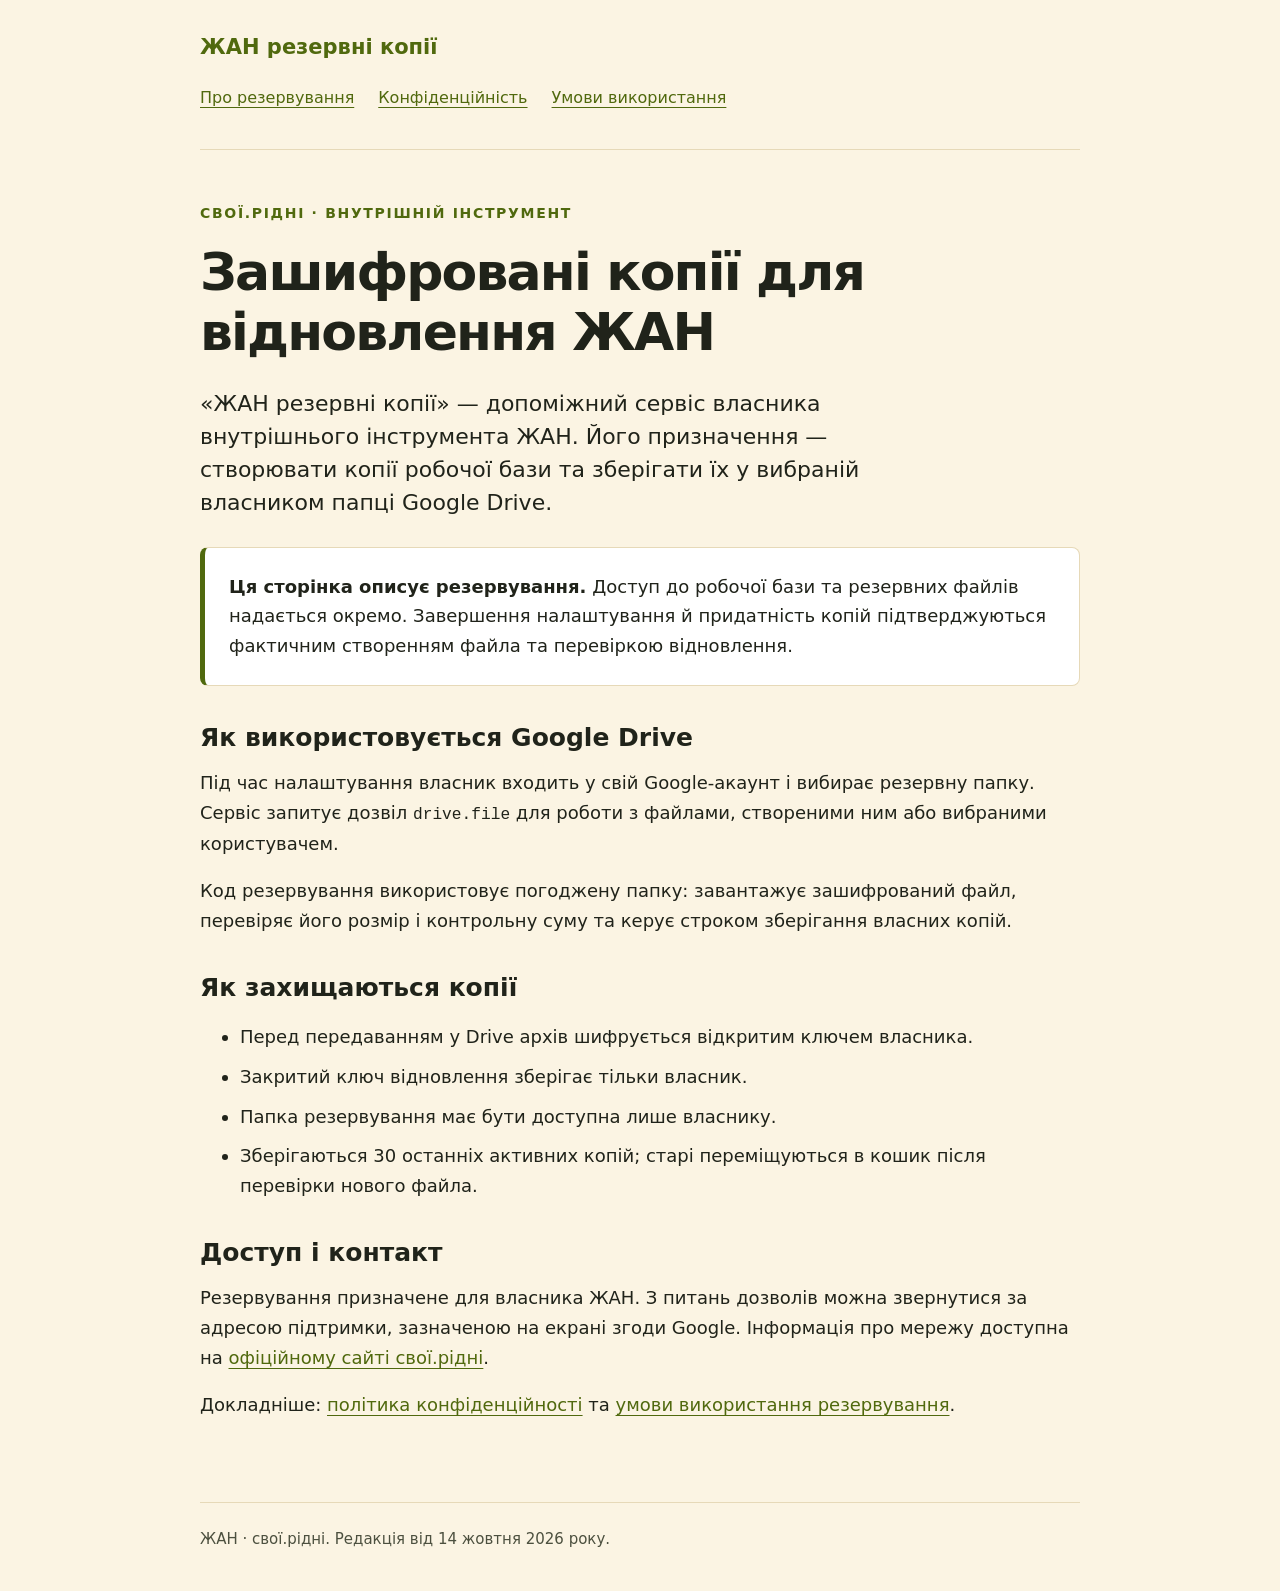
<file: index.html>
<!doctype html>
<html lang="uk">
<head>
  <meta charset="utf-8"><meta name="viewport" content="width=device-width,initial-scale=1">
  <title>ЖАН резервні копії — свої.рідні</title>
  <meta name="description" content="Призначення та правила внутрішнього резервування ЖАН: шифрування копій і доступ до Google Drive за згодою власника.">
  <link rel="stylesheet" href="styles.css">
</head>
<body>
<a class="skip" href="#content">Перейти до змісту</a>
<header><a class="brand" href="index.html">ЖАН резервні копії</a><nav aria-label="Основна навігація"><a href="index.html" aria-current="page">Про резервування</a><a href="privacy.html">Конфіденційність</a><a href="terms.html">Умови використання</a></nav></header>
<main id="content">
  <p class="eyebrow">свої.рідні · внутрішній інструмент</p>
  <h1>Зашифровані копії для відновлення ЖАН</h1>
  <p class="lead">«ЖАН резервні копії» — допоміжний сервіс власника внутрішнього інструмента ЖАН. Його призначення — створювати копії робочої бази та зберігати їх у вибраній власником папці Google Drive.</p>
  <div class="note"><p><strong>Ця сторінка описує резервування.</strong> Доступ до робочої бази та резервних файлів надається окремо. Завершення налаштування й придатність копій підтверджуються фактичним створенням файла та перевіркою відновлення.</p></div>
  <h2>Як використовується Google Drive</h2>
  <p>Під час налаштування власник входить у свій Google-акаунт і вибирає резервну папку. Сервіс запитує дозвіл <code>drive.file</code> для роботи з файлами, створеними ним або вибраними користувачем.</p>
  <p>Код резервування використовує погоджену папку: завантажує зашифрований файл, перевіряє його розмір і контрольну суму та керує строком зберігання власних копій.</p>
  <h2>Як захищаються копії</h2>
  <ul><li>Перед передаванням у Drive архів шифрується відкритим ключем власника.</li><li>Закритий ключ відновлення зберігає тільки власник.</li><li>Папка резервування має бути доступна лише власнику.</li><li>Зберігаються 30 останніх активних копій; старі переміщуються в кошик після перевірки нового файла.</li></ul>
  <h2>Доступ і контакт</h2>
  <p>Резервування призначене для власника ЖАН. З питань дозволів можна звернутися за адресою підтримки, зазначеною на екрані згоди Google. Інформація про мережу доступна на <a href="https://svoyiridni.com.ua/">офіційному сайті свої.рідні</a>.</p>
  <p>Докладніше: <a href="privacy.html">політика конфіденційності</a> та <a href="terms.html">умови використання резервування</a>.</p>
</main>
<footer>ЖАН · свої.рідні. Редакція від 14 жовтня 2026 року.</footer>
</body></html>
</file>
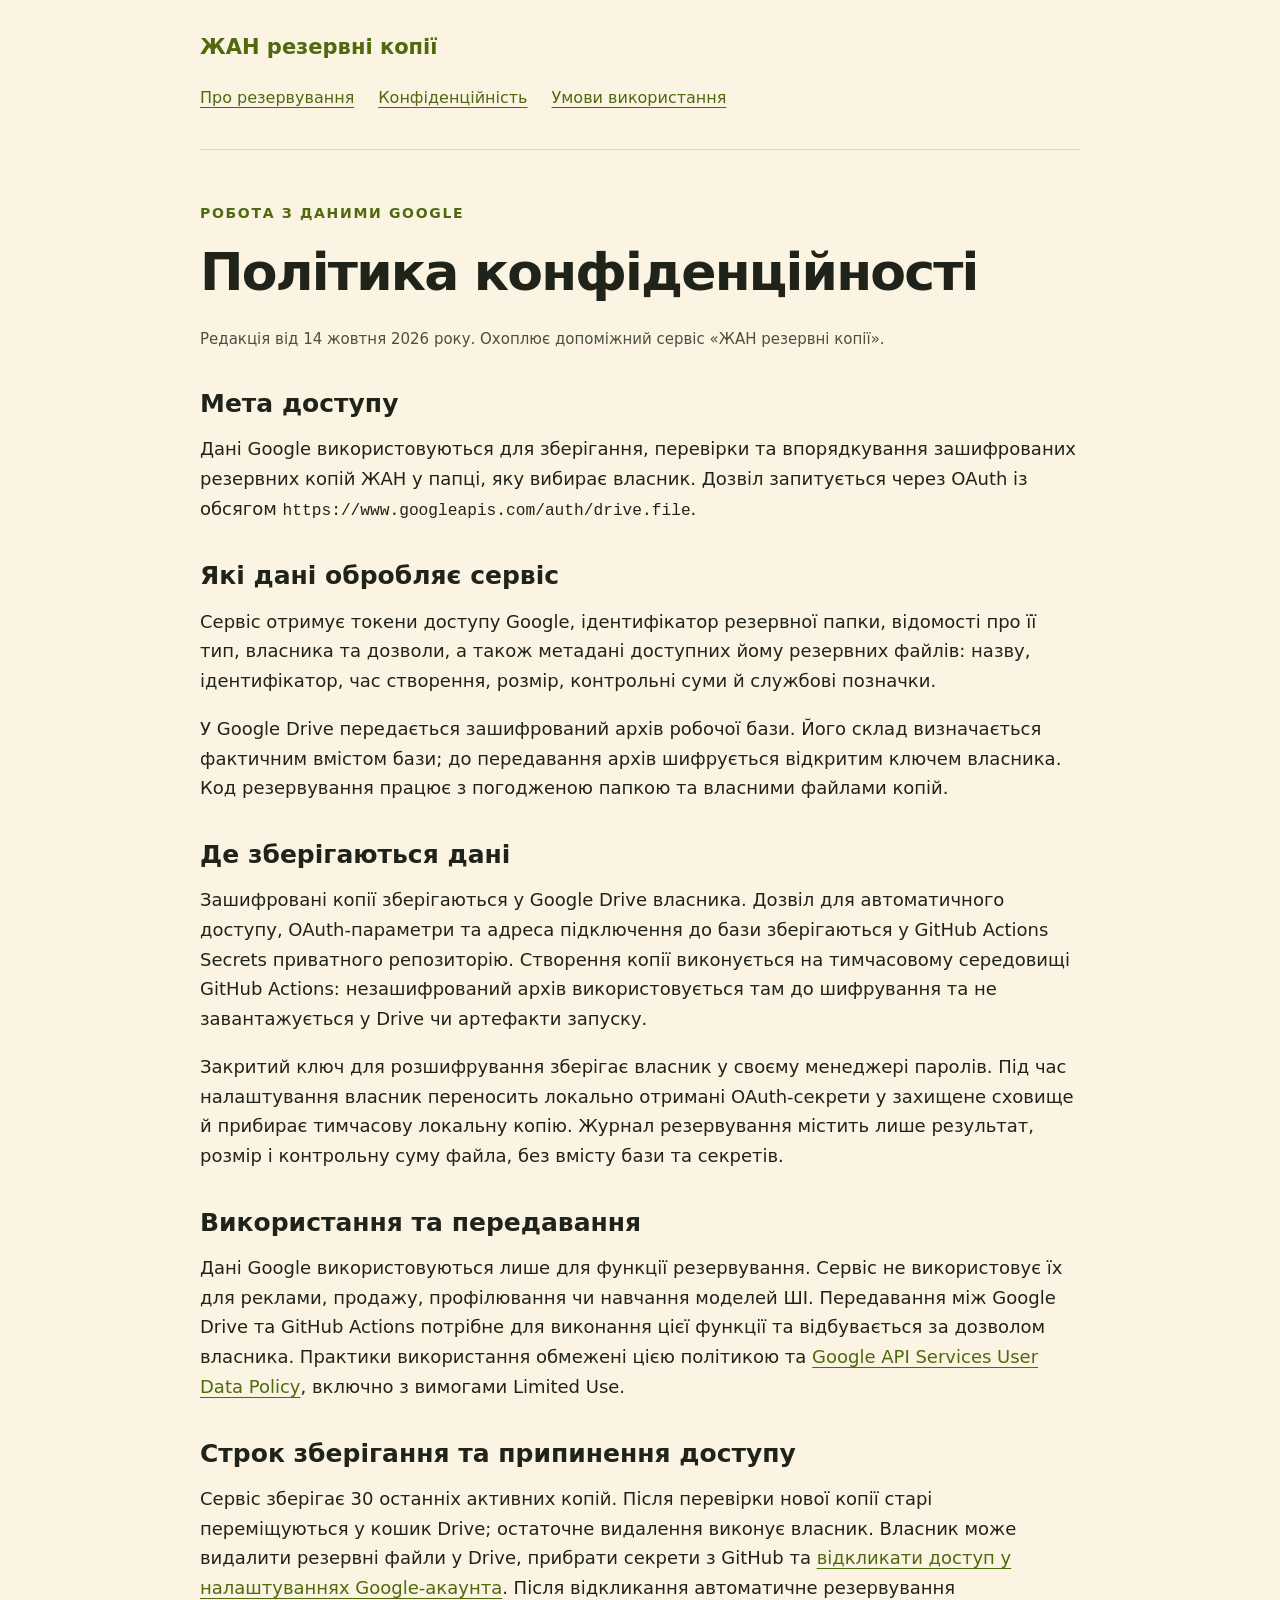
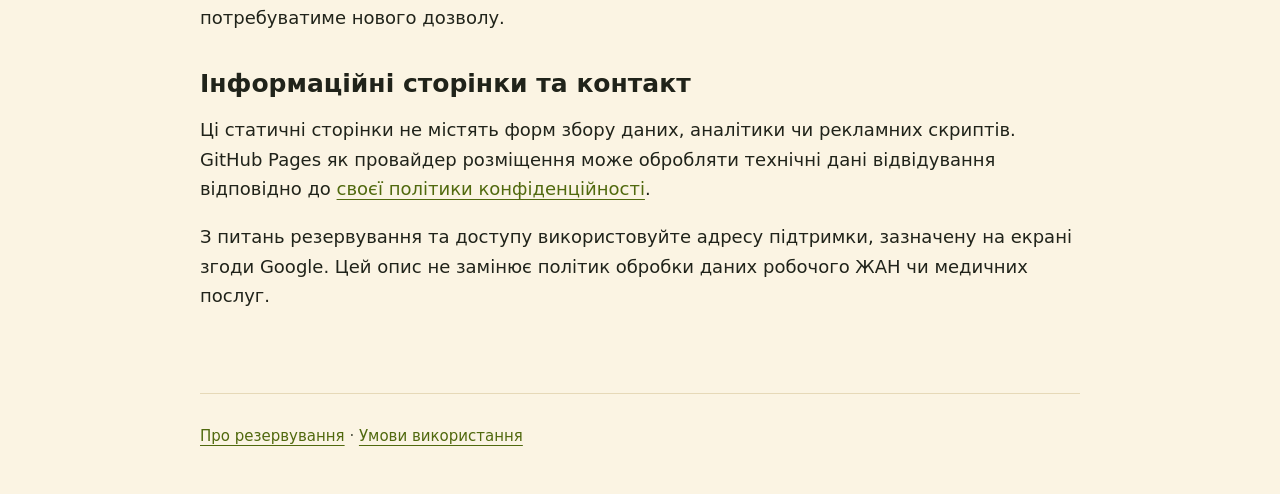
<file: privacy.html>
<!doctype html>
<html lang="uk">
<head><meta charset="utf-8"><meta name="viewport" content="width=device-width,initial-scale=1"><title>Конфіденційність — ЖАН резервні копії</title><meta name="description" content="Дані Google, дозволи та правила зберігання у внутрішньому резервуванні ЖАН."><link rel="stylesheet" href="styles.css"></head>
<body>
<a class="skip" href="#content">Перейти до змісту</a>
<header><a class="brand" href="index.html">ЖАН резервні копії</a><nav aria-label="Основна навігація"><a href="index.html">Про резервування</a><a href="privacy.html" aria-current="page">Конфіденційність</a><a href="terms.html">Умови використання</a></nav></header>
<main id="content">
  <p class="eyebrow">Робота з даними Google</p><h1>Політика конфіденційності</h1>
  <p class="meta">Редакція від 14 жовтня 2026 року. Охоплює допоміжний сервіс «ЖАН резервні копії».</p>
  <h2>Мета доступу</h2>
  <p>Дані Google використовуються для зберігання, перевірки та впорядкування зашифрованих резервних копій ЖАН у папці, яку вибирає власник. Дозвіл запитується через OAuth із обсягом <code>https://www.googleapis.com/auth/drive.file</code>.</p>
  <h2>Які дані обробляє сервіс</h2>
  <p>Сервіс отримує токени доступу Google, ідентифікатор резервної папки, відомості про її тип, власника та дозволи, а також метадані доступних йому резервних файлів: назву, ідентифікатор, час створення, розмір, контрольні суми й службові позначки.</p>
  <p>У Google Drive передається зашифрований архів робочої бази. Його склад визначається фактичним вмістом бази; до передавання архів шифрується відкритим ключем власника. Код резервування працює з погодженою папкою та власними файлами копій.</p>
  <h2>Де зберігаються дані</h2>
  <p>Зашифровані копії зберігаються у Google Drive власника. Дозвіл для автоматичного доступу, OAuth-параметри та адреса підключення до бази зберігаються у GitHub Actions Secrets приватного репозиторію. Створення копії виконується на тимчасовому середовищі GitHub Actions: незашифрований архів використовується там до шифрування та не завантажується у Drive чи артефакти запуску.</p>
  <p>Закритий ключ для розшифрування зберігає власник у своєму менеджері паролів. Під час налаштування власник переносить локально отримані OAuth-секрети у захищене сховище й прибирає тимчасову локальну копію. Журнал резервування містить лише результат, розмір і контрольну суму файла, без вмісту бази та секретів.</p>
  <h2>Використання та передавання</h2>
  <p>Дані Google використовуються лише для функції резервування. Сервіс не використовує їх для реклами, продажу, профілювання чи навчання моделей ШІ. Передавання між Google Drive та GitHub Actions потрібне для виконання цієї функції та відбувається за дозволом власника. Практики використання обмежені цією політикою та <a href="https://developers.google.com/terms/api-services-user-data-policy">Google API Services User Data Policy</a>, включно з вимогами Limited Use.</p>
  <h2>Строк зберігання та припинення доступу</h2>
  <p>Сервіс зберігає 30 останніх активних копій. Після перевірки нової копії старі переміщуються у кошик Drive; остаточне видалення виконує власник. Власник може видалити резервні файли у Drive, прибрати секрети з GitHub та <a href="https://myaccount.google.com/connections">відкликати доступ у налаштуваннях Google-акаунта</a>. Після відкликання автоматичне резервування потребуватиме нового дозволу.</p>
  <h2>Інформаційні сторінки та контакт</h2>
  <p>Ці статичні сторінки не містять форм збору даних, аналітики чи рекламних скриптів. GitHub Pages як провайдер розміщення може обробляти технічні дані відвідування відповідно до <a href="https://docs.github.com/en/site-policy/privacy-policies/github-general-privacy-statement">своєї політики конфіденційності</a>.</p>
  <p>З питань резервування та доступу використовуйте адресу підтримки, зазначену на екрані згоди Google. Цей опис не замінює політик обробки даних робочого ЖАН чи медичних послуг.</p>
</main>
<footer><a href="index.html">Про резервування</a> · <a href="terms.html">Умови використання</a></footer>
</body></html>
</file>
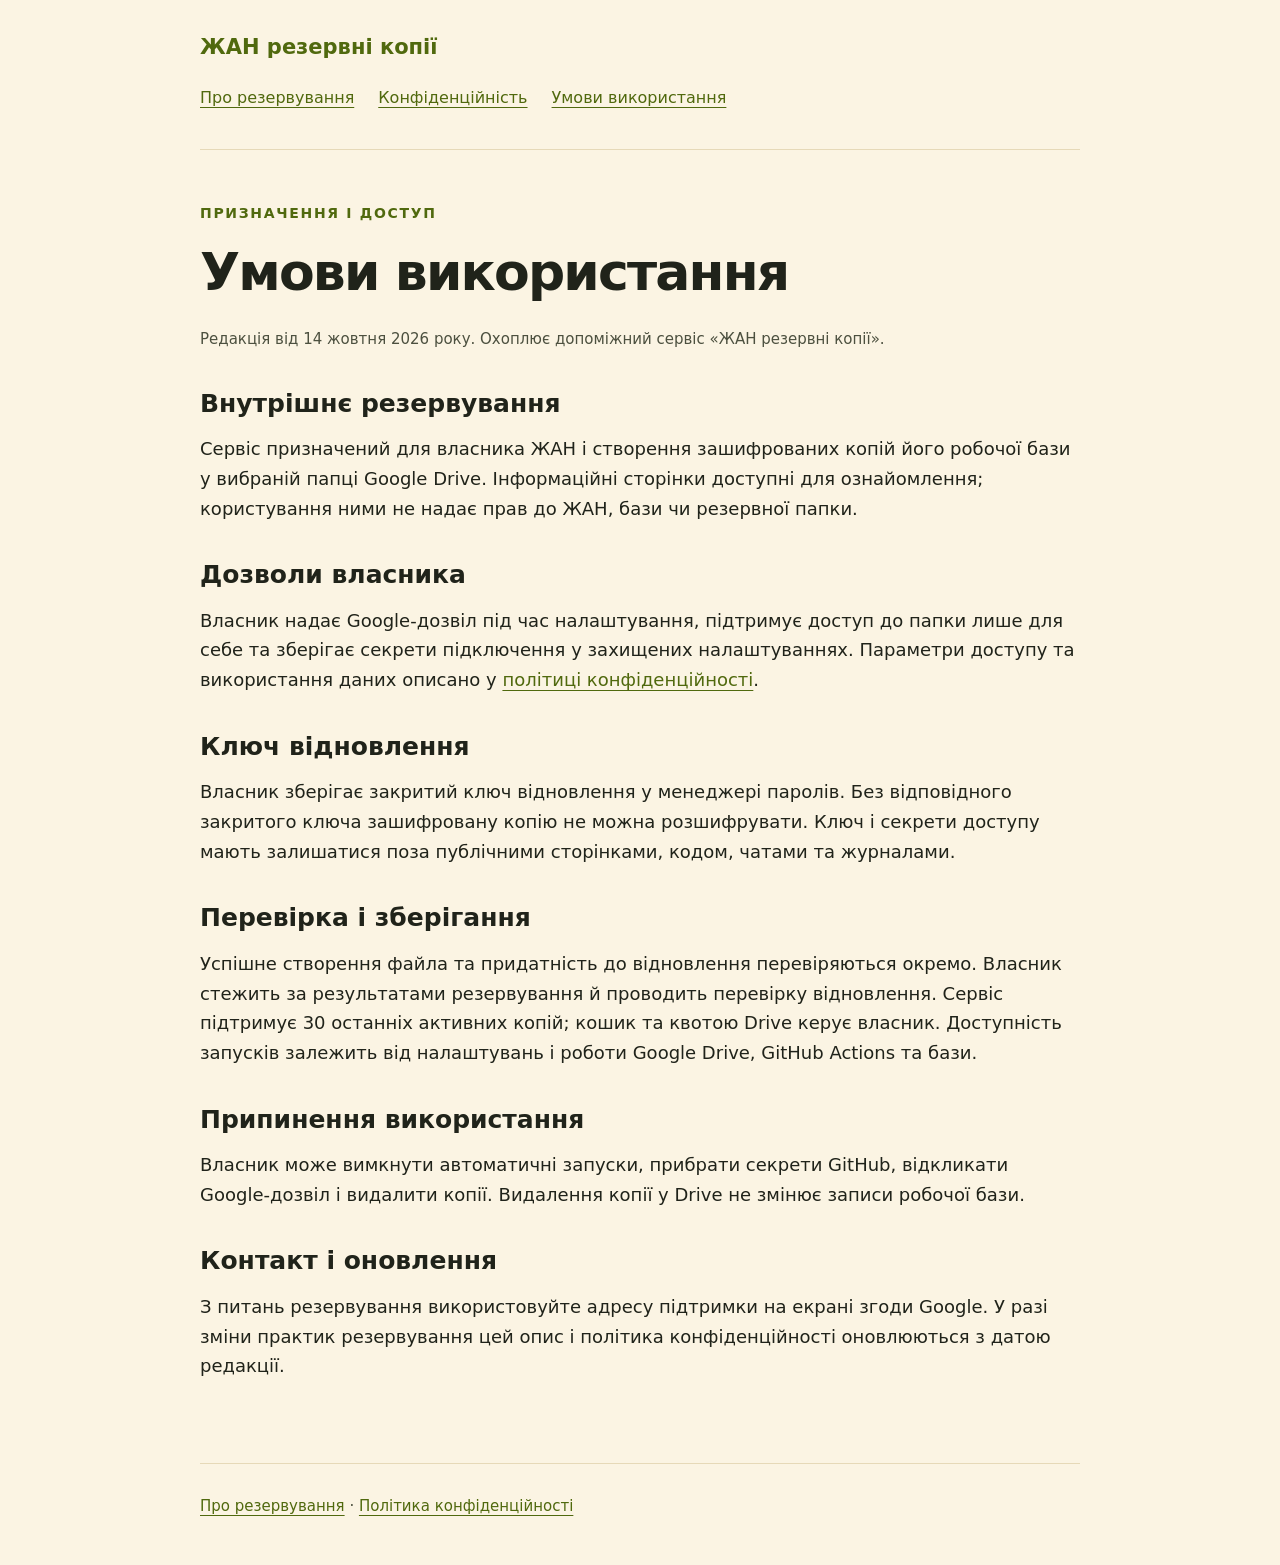
<file: terms.html>
<!doctype html>
<html lang="uk">
<head><meta charset="utf-8"><meta name="viewport" content="width=device-width,initial-scale=1"><title>Умови використання — ЖАН резервні копії</title><meta name="description" content="Призначення, доступ і порядок використання внутрішнього резервування ЖАН."><link rel="stylesheet" href="styles.css"></head>
<body>
<a class="skip" href="#content">Перейти до змісту</a>
<header><a class="brand" href="index.html">ЖАН резервні копії</a><nav aria-label="Основна навігація"><a href="index.html">Про резервування</a><a href="privacy.html">Конфіденційність</a><a href="terms.html" aria-current="page">Умови використання</a></nav></header>
<main id="content">
  <p class="eyebrow">Призначення і доступ</p><h1>Умови використання</h1>
  <p class="meta">Редакція від 14 жовтня 2026 року. Охоплює допоміжний сервіс «ЖАН резервні копії».</p>
  <h2>Внутрішнє резервування</h2>
  <p>Сервіс призначений для власника ЖАН і створення зашифрованих копій його робочої бази у вибраній папці Google Drive. Інформаційні сторінки доступні для ознайомлення; користування ними не надає прав до ЖАН, бази чи резервної папки.</p>
  <h2>Дозволи власника</h2>
  <p>Власник надає Google-дозвіл під час налаштування, підтримує доступ до папки лише для себе та зберігає секрети підключення у захищених налаштуваннях. Параметри доступу та використання даних описано у <a href="privacy.html">політиці конфіденційності</a>.</p>
  <h2>Ключ відновлення</h2>
  <p>Власник зберігає закритий ключ відновлення у менеджері паролів. Без відповідного закритого ключа зашифровану копію не можна розшифрувати. Ключ і секрети доступу мають залишатися поза публічними сторінками, кодом, чатами та журналами.</p>
  <h2>Перевірка і зберігання</h2>
  <p>Успішне створення файла та придатність до відновлення перевіряються окремо. Власник стежить за результатами резервування й проводить перевірку відновлення. Сервіс підтримує 30 останніх активних копій; кошик та квотою Drive керує власник. Доступність запусків залежить від налаштувань і роботи Google Drive, GitHub Actions та бази.</p>
  <h2>Припинення використання</h2>
  <p>Власник може вимкнути автоматичні запуски, прибрати секрети GitHub, відкликати Google-дозвіл і видалити копії. Видалення копії у Drive не змінює записи робочої бази.</p>
  <h2>Контакт і оновлення</h2>
  <p>З питань резервування використовуйте адресу підтримки на екрані згоди Google. У разі зміни практик резервування цей опис і політика конфіденційності оновлюються з датою редакції.</p>
</main>
<footer><a href="index.html">Про резервування</a> · <a href="privacy.html">Політика конфіденційності</a></footer>
</body></html>
</file>
<file: styles.css>
:root{color-scheme:light;--ink:#20231a;--olive:#50690e;--paper:#fbf4e3;--line:#e6d9b8}
*{box-sizing:border-box}body{margin:0;background:var(--paper);color:var(--ink);font:18px/1.65 system-ui,-apple-system,"Segoe UI",sans-serif}
a{color:var(--olive);text-underline-offset:4px}a:hover{text-decoration-thickness:2px}a:focus-visible{outline:3px solid var(--ink);outline-offset:4px}
.skip{position:absolute;left:20px;top:-100px;background:white;padding:10px}.skip:focus{top:10px}
header,main,footer{width:min(880px,calc(100% - 40px));margin:auto}header{padding:30px 0;border-bottom:1px solid var(--line)}
nav{display:flex;flex-wrap:wrap;gap:12px 24px;font-size:16px}nav a{padding:8px 0}.brand{font-weight:700;font-size:21px;text-decoration:none;margin-bottom:12px;display:inline-block}
main{padding:52px 0 64px}h1{font-size:clamp(32px,6vw,52px);line-height:1.15;margin:0 0 24px;letter-spacing:-.035em}h2{font-size:25px;line-height:1.3;margin:36px 0 14px}
p{margin:0 0 18px}.lead{font-size:22px;line-height:1.5;max-width:740px}.eyebrow{font-size:14px;text-transform:uppercase;letter-spacing:.12em;font-weight:700;color:var(--olive)}
.note{background:#fff;border:1px solid var(--line);border-left:5px solid var(--olive);border-radius:8px;padding:24px;margin:28px 0}.note p:last-child{margin-bottom:0}
li{margin:10px 0}code{overflow-wrap:anywhere;font-size:.9em}.meta,footer{font-size:15px;color:#4c503f}footer{border-top:1px solid var(--line);padding:24px 0 40px}footer a{display:inline-block;padding:6px 0}
@media(max-width:480px){header,main,footer{width:calc(100% - 32px)}main{padding-top:36px}.lead{font-size:20px}.note{padding:18px}nav{gap:4px 18px}}
</file>
